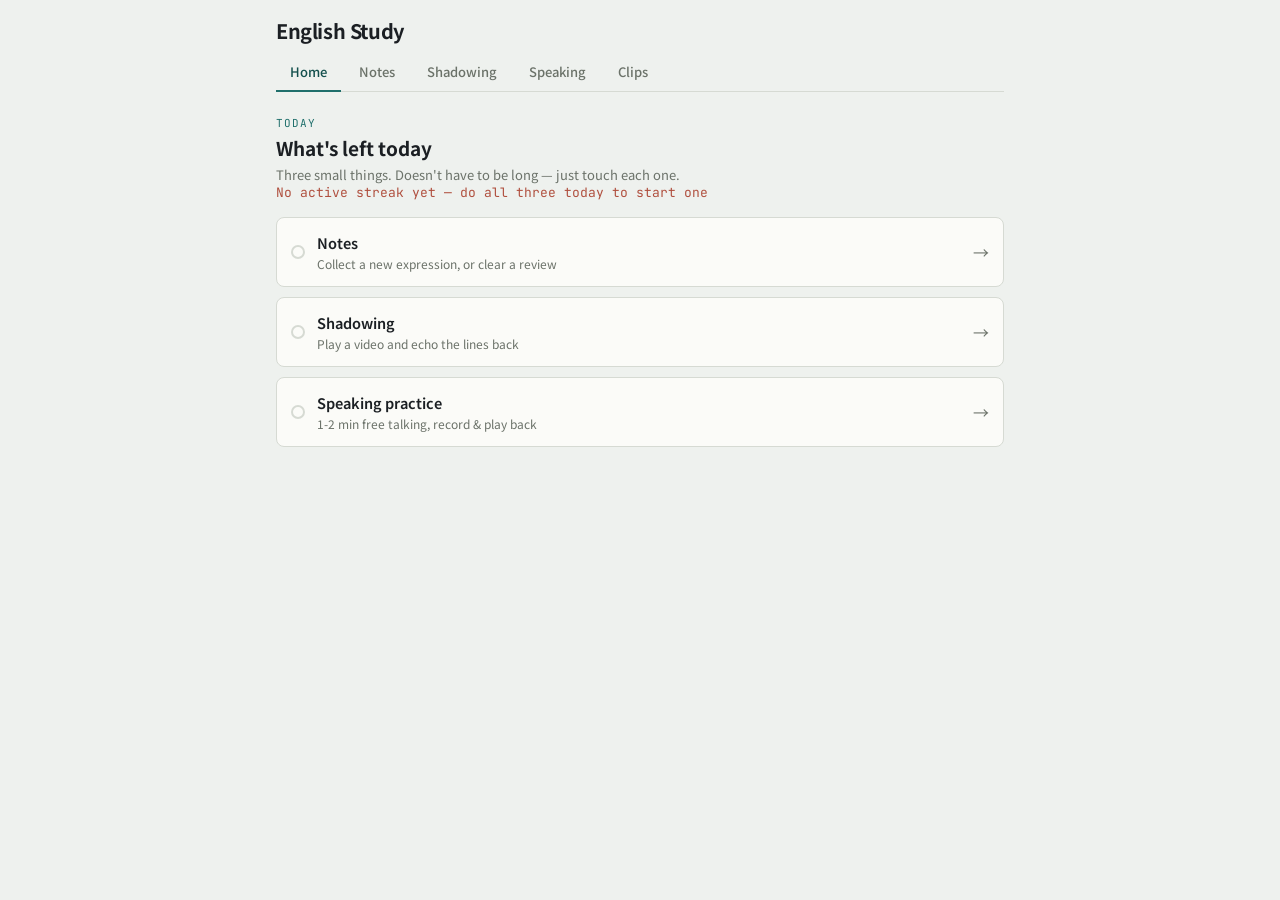
<file: index.html>
<!DOCTYPE html>
<html lang="en">
<head>
<meta charset="UTF-8" />
<meta http-equiv="Cache-Control" content="no-store, no-cache, must-revalidate" />
<meta http-equiv="Pragma" content="no-cache" />
<meta http-equiv="Expires" content="0" />

<meta name="viewport" content="width=device-width, initial-scale=1.0" />
<title>English Study — Home</title>
<script>document.write('<link rel="stylesheet" href="shared.css?t=' + Date.now() + '">');</script>
<style>
  .streak { font-family: 'JetBrains Mono', monospace; font-size: 13px; color: var(--brick); margin-bottom: 16px; }
</style>
</head>
<body>
<div class="topnav">
  <div class="topnav-inner">
    <div class="brand">English Study</div>
    <div class="tabs">
      <a href="index.html" class="active">Home</a>
      <a href="notes.html">Notes</a>
      <a href="shadowing.html">Shadowing</a>
      <a href="speaking.html">Speaking</a>
      <a href="clips.html">Clips</a>
    </div>
  </div>
</div>

<div class="wrap">
  <div class="eyebrow">Today</div>
  <h2>What's left today</h2>
  <p class="sub">Three small things. Doesn't have to be long — just touch each one.</p>
  <div id="streak" class="streak"></div>
  <div id="items"></div>
</div>

<script>document.write('<script src="shared.js?t=' + Date.now() + '"><\/script>');</script>
<script>
  const activity = getActivityToday();

  const items = [
    { key: "notes", title: "Notes", desc: "Collect a new expression, or clear a review", href: "notes.html" },
    { key: "shadowing", title: "Shadowing", desc: "Play a video and echo the lines back", href: "shadowing.html" },
    { key: "speaking", title: "Speaking practice", desc: "1-2 min free talking, record & play back", href: "speaking.html" },
  ];

  const container = document.getElementById("items");
  items.forEach((it) => {
    const done = !!activity[it.key];
    const a = document.createElement("a");
    a.href = it.href;
    a.className = "action-item" + (done ? " done" : "");
    a.innerHTML = `
      <div class="left">
        <div class="status-dot"></div>
        <div>
          <div class="title">${it.title}${done ? " · done today" : ""}</div>
          <div class="desc">${it.desc}</div>
        </div>
      </div>
      <div class="chevron">→</div>
    `;
    container.appendChild(a);
  });

  // Simple streak: consecutive days where all three were touched at least once.
  // (Stored separately so it survives even if today isn't finished yet.)
  const STREAK_KEY = "pfn-streak";
  function loadStreak() {
    try {
      return JSON.parse(localStorage.getItem(STREAK_KEY)) || { lastFullDate: null, streak: 0 };
    } catch (e) {
      return { lastFullDate: null, streak: 0 };
    }
  }
  function maybeUpdateStreak() {
    const allDoneToday = activity.notes && activity.shadowing && activity.speaking;
    if (!allDoneToday) return loadStreak();
    const s = loadStreak();
    if (s.lastFullDate === todayStr()) return s;
    let streak = 1;
    if (s.lastFullDate === addDays(todayStr(), -1)) streak = (s.streak || 0) + 1;
    const next = { lastFullDate: todayStr(), streak };
    localStorage.setItem(STREAK_KEY, JSON.stringify(next));
    return next;
  }
  const streakState = maybeUpdateStreak();
  document.getElementById("streak").textContent = streakState.streak > 0
    ? `🔥 ${streakState.streak}-day streak (all three done)`
    : "No active streak yet — do all three today to start one";
</script>
</body>
</html>
</file>
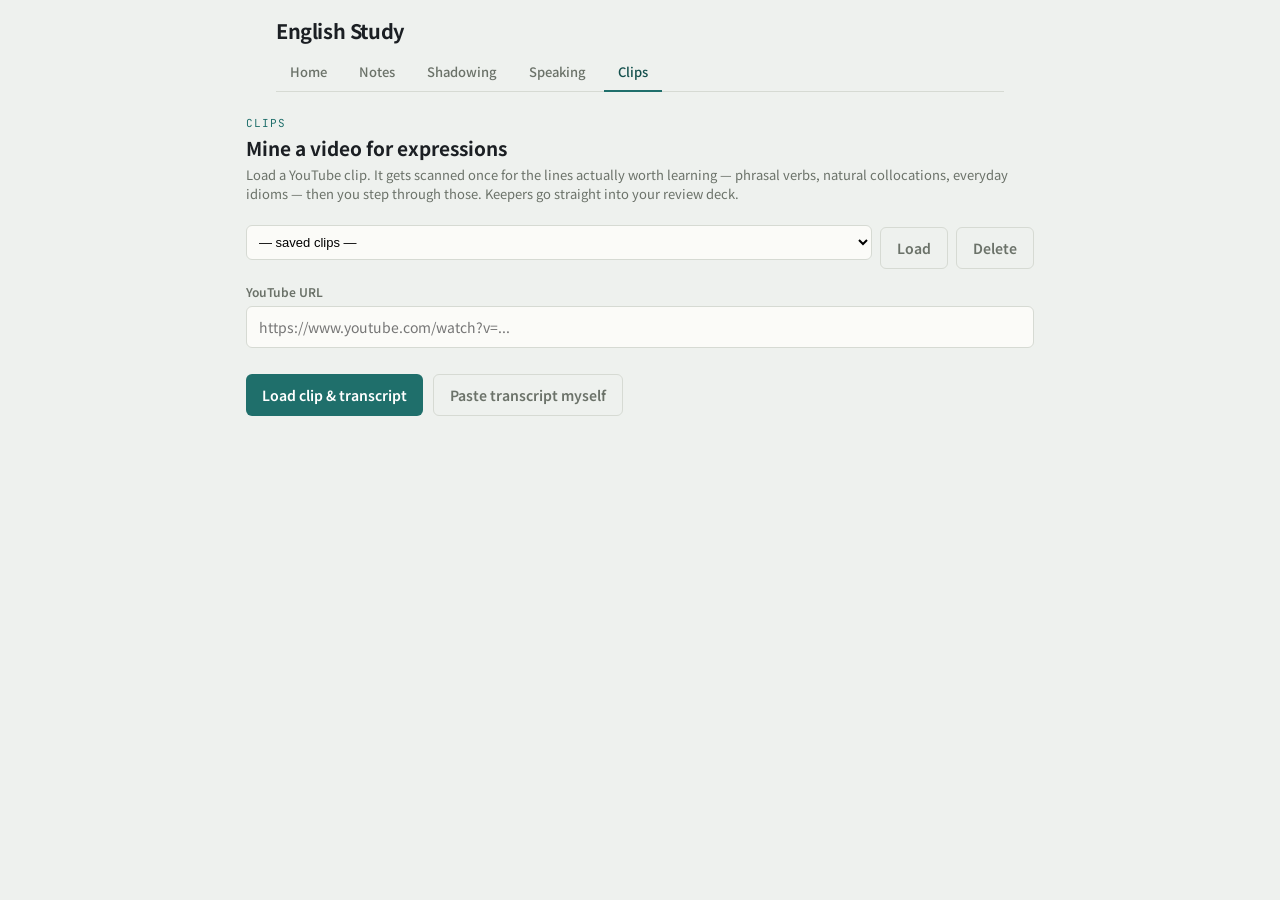
<file: clips.html>
<!DOCTYPE html>
<html lang="en">
<head>
<meta charset="UTF-8" />
<meta http-equiv="Cache-Control" content="no-store, no-cache, must-revalidate" />
<meta http-equiv="Pragma" content="no-cache" />
<meta http-equiv="Expires" content="0" />
<meta name="viewport" content="width=device-width, initial-scale=1.0" />
<title>English Study — Clips</title>
<script>document.write('<link rel="stylesheet" href="shared.css?t=' + Date.now() + '">');</script>
<style>
  .wrap { max-width: 820px; }
  .library-row { display:flex; gap:8px; align-items:center; margin-top: 12px; flex-wrap: wrap; }
  .library-row select { flex: 1 1 200px; border: 1px solid var(--line); border-radius: 6px; padding: 8px; background: var(--card); font-size: 13px; }
  #player-wrap { position: relative; width: 100%; max-width: 520px; aspect-ratio: 16/9; background: #000; border-radius: 8px; overflow: hidden; margin-top: 14px; }
  #player { width: 100%; height: 100%; }
  .line-card { background: var(--card); border: 1px solid var(--line); border-radius: 8px; padding: 18px; margin-top: 16px; }
  .ctx { font-size: 13px; color: var(--muted); line-height: 1.6; }
  .ctx.before { margin-bottom: 8px; }
  .ctx.after { margin-top: 8px; }
  .main-line { font-size: 18px; font-weight: 700; line-height: 1.5; color: var(--ink); }
  .ts { font-family: 'JetBrains Mono', monospace; font-size: 11px; color: var(--muted); }
  .expr { font-family: 'JetBrains Mono', monospace; font-size: 17px; font-weight: 700; color: var(--teal-dark); }
  .meaning { font-size: 14px; margin-top: 4px; }
  .nuance { font-size: 13px; color: var(--muted); margin-top: 6px; line-height: 1.5; }
  .youglish { display:inline-flex; gap:4px; font-size: 11.5px; color: var(--teal-dark); text-decoration: none; margin-top: 4px; }
  .examples { margin-top: 12px; display:flex; flex-direction: column; gap: 10px; }
  .example { border-left: 2px solid var(--line); padding-left: 10px; }
  .badge { display:inline-flex; align-items:center; gap:4px; font-size: 11px; font-family: 'JetBrains Mono', monospace; color: var(--teal-dark); background: rgba(31,111,107,0.08); border-radius: 4px; padding: 2px 6px; }
  .scenario { font-size: 13px; margin-top: 4px; }
  .intent-hint { font-size: 12px; color: var(--amber); margin-top: 3px; font-style: italic; }
  .target { font-size: 14px; font-weight: 600; margin-top: 3px; }
  .note { font-size: 12px; color: var(--muted); margin-top: 2px; }
  .btn-row { display:flex; gap:10px; flex-wrap: wrap; margin-top: 14px; }
  .stat-chip { font-family: 'JetBrains Mono', monospace; font-size: 12px; border: 1px solid var(--line); border-radius: 4px; padding: 3px 8px; color: var(--muted); margin-right:6px; }
</style>
</head>
<body>
<div class="topnav">
  <div class="topnav-inner">
    <div class="brand">English Study</div>
    <div class="tabs">
      <a href="index.html">Home</a>
      <a href="notes.html">Notes</a>
      <a href="shadowing.html">Shadowing</a>
      <a href="speaking.html">Speaking</a>
      <a href="clips.html" class="active">Clips</a>
    </div>
  </div>
</div>

<div class="wrap">
  <div class="eyebrow">Clips</div>
  <h2>Mine a video for expressions</h2>
  <p class="sub">Load a YouTube clip. It gets scanned once for the lines actually worth learning — phrasal verbs, natural collocations, everyday idioms — then you step through those. Keepers go straight into your review deck.</p>

  <div class="library-row">
    <select id="clipSelect"><option value="">— saved clips —</option></select>
    <button class="btn ghost" id="loadClipBtn">Load</button>
    <button class="btn ghost" id="deleteClipBtn">Delete</button>
  </div>

  <label class="field-label">YouTube URL</label>
  <input type="url" id="ytUrl" placeholder="https://www.youtube.com/watch?v=..." />
  <div class="btn-row">
    <button class="btn primary" id="fetchBtn">Load clip &amp; transcript</button>
    <button class="btn ghost" id="manualBtn">Paste transcript myself</button>
  </div>
  <div id="err" class="error-box"></div>
  <div id="status" class="sub" style="margin-top:8px"></div>

  <div id="manualBox" style="display:none; margin-top:12px;">
    <label class="field-label">Paste the transcript (one line per caption, or just paragraphs — either works)</label>
    <textarea id="manualText" style="min-height:140px" placeholder="Paste from YouTube's &quot;Show transcript&quot; panel..."></textarea>
    <div class="btn-row">
      <button class="btn primary" id="useManualBtn">Use this transcript</button>
    </div>
  </div>

  <div id="playerBox" style="display:none">
    <div id="player-wrap"><div id="player"></div></div>
  </div>

  <div id="lineBox" style="display:none">
    <div class="line-card">
      <div class="ts" id="ts"></div>
      <div class="ctx before" id="ctxBefore"></div>
      <div class="main-line" id="mainLine"></div>
      <div class="ctx after" id="ctxAfter"></div>
      <div class="btn-row">
        <button class="btn ghost" id="playHereBtn">▶ Play this moment</button>
        <button class="btn primary" id="analyzeBtn">✨ What's worth learning here?</button>
        <button class="btn ghost" id="nextLineBtn">⇢ Next expression</button>
      </div>
    </div>
  </div>

  <div id="resultBox"></div>
</div>

<script>document.write('<script src="shared.js?t=' + Date.now() + '"><\/script>');</script>
<script>
  const CLIP_LIB_KEY = "clips-library";
  const EXPR_KEY = "expressions";

  let segments = [];
  let currentIdx = -1;
  let currentVideoId = null;
  let player = null;

  const errEl = document.getElementById('err');
  const statusEl = document.getElementById('status');
  function setErr(m){ errEl.textContent = m || ""; }
  function setStatus(m){ statusEl.textContent = m || ""; }

  function extractVideoId(u) {
    const m = u.match(/(?:v=|youtu\.be\/|embed\/|shorts\/)([a-zA-Z0-9_-]{11})/);
    return m ? m[1] : null;
  }
  function fmtTime(sec) {
    const s = Math.floor(sec);
    return String(Math.floor(s/60)).padStart(2,'0') + ":" + String(s%60).padStart(2,'0');
  }

  // ---- YouTube player ----
  const tag = document.createElement('script');
  tag.src = "https://www.youtube.com/iframe_api";
  document.head.appendChild(tag);
  window.onYouTubeIframeAPIReady = function () {
    player = new YT.Player('player', { height:'100%', width:'100%' });
  };

  // ---- Clip library ----
  async function loadLib() {
    try { const r = await window.storage.get(CLIP_LIB_KEY); return JSON.parse(r.value) || []; }
    catch(e){ return []; }
  }
  async function saveLib(list) { await window.storage.set(CLIP_LIB_KEY, JSON.stringify(list)); }
  async function updateClipPicks(clipId, p) {
    if (!clipId) return;
    const list = await loadLib();
    const idx = list.findIndex(c => c.id === clipId);
    if (idx === -1) return;
    list[idx] = { ...list[idx], picks: p };
    await saveLib(list);
  }
  async function refreshClipSelect() {
    const sel = document.getElementById('clipSelect');
    const list = await loadLib();
    sel.innerHTML = '<option value="">— saved clips —</option>' +
      list.map(c => `<option value="${c.id}">${c.title}</option>`).join('');
  }
  refreshClipSelect();

  document.getElementById('loadClipBtn').onclick = async function () {
    const id = document.getElementById('clipSelect').value;
    if (!id) return;
    const list = await loadLib();
    const clip = list.find(c => c.id === id);
    if (!clip) return;
    segments = clip.segments;
    currentVideoId = clip.videoId;
    document.getElementById('ytUrl').value = "https://www.youtube.com/watch?v=" + clip.videoId;
    showPlayer(clip.videoId);
    setStatus(`Loaded "${clip.title}" — ${segments.length} lines.`);
    setErr("");
    if (clip.picks && clip.picks.length) {
      // Already mined when the clip was first added — no need to spend a call again.
      picks = clip.picks.slice().sort(() => Math.random() - 0.5);
      pickCursor = -1;
      setStatus(`Loaded "${clip.title}" — ${picks.length} lines worth learning.`);
    } else {
      await mineTranscript();
      await updateClipPicks(clip.id, picks);
    }
    showNextPick();
  };
  document.getElementById('deleteClipBtn').onclick = async function () {
    const id = document.getElementById('clipSelect').value;
    if (!id) return;
    if (!confirm("Delete this saved clip?")) return;
    await saveLib((await loadLib()).filter(c => c.id !== id));
    await refreshClipSelect();
  };

  function showPlayer(videoId) {
    document.getElementById('playerBox').style.display = 'block';
    if (player && player.cueVideoById) player.cueVideoById(videoId);
  }

  // ---- Fetch transcript via the Worker ----
  document.getElementById('fetchBtn').onclick = async function () {
    setErr(""); setStatus("");
    const vid = extractVideoId(document.getElementById('ytUrl').value.trim());
    if (!vid) { setErr("That doesn't look like a valid YouTube URL."); return; }
    setStatus("Fetching captions...");
    try {
      let data = null;
      // 1) Try YouTube's own captions (instant, free). YouTube often blocks this from
      //    datacenter IPs, so fall through to Gemini when it fails.
      try {
        const res = await fetch(`${WORKER_BASE_URL}/transcript?v=${vid}`);
        const j = await res.json();
        if (res.ok && j.segments && j.segments.length) data = j;
      } catch (e) { /* fall through */ }

      // 2) Gemini transcribes the video itself. This runs as a background job and we
      //    poll it — transcription takes minutes, well past any single-request timeout.
      if (!data) {
        setStatus("YouTube captions unavailable — asking Gemini to transcribe...");
        const startRes = await fetch(`${WORKER_BASE_URL}/transcript-ai/start?v=${vid}`);
        const startJson = await startRes.json();
        if (!startRes.ok || !startJson.jobId) {
          setErr(startJson.error || "Couldn't start transcription."); setStatus(""); return;
        }
        const began = Date.now();
        const MAX_WAIT_MS = 15 * 60 * 1000;
        while (true) {
          await new Promise(r => setTimeout(r, 5000));
          const mins = Math.floor((Date.now() - began) / 60000);
          const secs = Math.floor(((Date.now() - began) % 60000) / 1000);
          setStatus(`Gemini is transcribing the video... (${mins}m ${secs}s elapsed — long videos take a while)`);
          let pj;
          try {
            const pRes = await fetch(`${WORKER_BASE_URL}/transcript-ai/poll?id=${encodeURIComponent(startJson.jobId)}`);
            pj = await pRes.json();
            if (!pRes.ok) { setErr(pj.error || "Transcription failed."); setStatus(""); return; }
          } catch (e) {
            continue; // transient network blip — keep polling
          }
          if (pj.status === "completed") { data = pj; break; }
          if (Date.now() - began > MAX_WAIT_MS) {
            setErr("Transcription is taking unusually long — try a shorter video, or paste the transcript yourself.");
            setStatus(""); return;
          }
        }
      }
      segments = data.segments;
      currentVideoId = vid;
      showPlayer(vid);
      setStatus(`Got ${segments.length} lines${data.source === "gemini" ? " (transcribed by Gemini)" : data.autoGenerated ? " (auto-generated captions)" : ""}.`);

      await mineTranscript();

      // Save to the clip library so it can be reloaded later without re-fetching or re-mining.
      const title = prompt("Name this clip (for your saved list):", "Clip " + new Date().toLocaleDateString());
      if (title) {
        const list = await loadLib();
        list.unshift({ id: uid(), title, videoId: vid, segments, picks });
        await saveLib(list);
        await refreshClipSelect();
      }
      showNextPick();
    } catch (e) {
      setErr("Couldn't reach the transcript service: " + e.message);
      setStatus("");
    }
  };

  // ---- Manual transcript fallback (if YouTube blocks the auto-fetch) ----
  document.getElementById('manualBtn').onclick = function () {
    const b = document.getElementById('manualBox');
    b.style.display = b.style.display === 'none' ? 'block' : 'none';
  };
  document.getElementById('useManualBtn').onclick = async function () {
    const raw = document.getElementById('manualText').value.trim();
    if (!raw) { setErr("Paste some transcript text first."); return; }
    setErr("");
    // Accept either "0:12 some text" lines or plain prose; split into sentence-ish chunks.
    const lines = raw.split(/\n+/).map(l => l.trim()).filter(Boolean);
    let parsed = [];
    for (const line of lines) {
      const m = line.match(/^(\d+):(\d+)(?::(\d+))?\s+(.*)$/);
      if (m) {
        const start = m[3] ? (+m[1])*3600 + (+m[2])*60 + (+m[3]) : (+m[1])*60 + (+m[2]);
        parsed.push({ start, dur: 0, text: m[4] });
      } else {
        // Plain prose — break into sentences so lines aren't enormous.
        line.split(/(?<=[.!?])\s+/).filter(Boolean).forEach(t => parsed.push({ start: 0, dur: 0, text: t.trim() }));
      }
    }
    if (!parsed.length) { setErr("Couldn't make sense of that transcript."); return; }
    segments = parsed;
    const vid = extractVideoId(document.getElementById('ytUrl').value.trim());
    if (vid) { currentVideoId = vid; showPlayer(vid); }
    setStatus(`Using your pasted transcript — ${segments.length} lines.`);
    await mineTranscript();

    const title = prompt("Name this clip (for your saved list):", "Clip " + new Date().toLocaleDateString());
    if (title) {
      const list = await loadLib();
      list.unshift({ id: uid(), title, videoId: vid || "", segments, picks });
      await saveLib(list);
      await refreshClipSelect();
    }
    showNextPick();
  };

  // ---- Mining: scan the whole transcript ONCE and keep only the lines worth learning ----
  // Done once per clip (cached with the clip), so stepping through costs no API calls and
  // every line you see has already earned its place.
  const MINE_SYSTEM = `You scan a transcript of real spoken English and pick out the lines worth learning from, for a
specific learner.

The learner: Korean adult, upper-intermediate to advanced (B2-C1). Not a beginner — his problem isn't
vocabulary breadth, it's that he composes in Korean and translates, which makes him hesitant and overly
literal. Lives in New Zealand, nursing student, wife and a 4-year-old, CrossFit every morning, volunteers in
the ED, cooks a lot, Korean church, drip coffee, quant trading as a hobby.

WHAT TO PICK (in priority order):
1. PHRASAL VERBS used naturally in context — by far the highest priority. (get around to, put up with,
   knock it off, run by, pick up on, call it a day, talk someone into, back out of, etc.)
2. LIGHT-VERB COLLOCATIONS — make/take/have/get/do/give/put + noun (take a shot at, give it a go, make a
   fuss, have a go at it).
3. CASUAL EVERYDAY IDIOMS and natural reactions that natives throw around constantly.
4. Natural sentence frames that are clearly idiomatic, not textbook.

WHAT TO SKIP:
- Lines with nothing idiomatic — plain literal sentences a textbook would produce.
- Pure filler ("yeah", "okay so", "um"), names, numbers, single words.
- Anything so rare, dated, regional or slangy that he'd sound odd using it.
- Highly topic-specific jargon that won't transfer to his daily life.
- Near-duplicates: if several lines use the same expression, keep only the clearest one.

Favour VARIETY — don't return ten lines that are all the same kind of expression. Spread across different
phrasal verbs and different communicative functions.

You'll get a numbered transcript. Output ONLY valid JSON, no markdown fences, no commentary:
{
  "picks": [
    {"i": <the line number as given>, "expression": "the reusable expression in that line (e.g. 'get around to'), not the whole sentence", "kind": "phrasal verb | light verb | idiom | frame", "value": <1-5, how useful this is for his everyday speaking>}
  ]
}
Order picks best-first by value. Return up to 25 picks. If the transcript genuinely has very few worthwhile
lines, return fewer — never pad with weak ones.`;

  let picks = [];        // mined candidates: [{i, expression, kind, value}]
  let pickCursor = -1;

  async function mineTranscript() {
    setStatus("Scanning the transcript for expressions worth learning...");
    // Keep the payload sane for very long videos.
    const maxLines = 900;
    const slice = segments.slice(0, maxLines);
    const numbered = slice.map((s, i) => `${i}: ${s.text}`).join("\n");
    try {
      const r = await callClaudeJSON(MINE_SYSTEM, numbered);
      picks = (r.picks || []).filter(p => typeof p.i === "number" && segments[p.i]);
      if (!picks.length) {
        setStatus("");
        setErr("Couldn't find much worth learning in this clip — try a different one, or use 'Another line' to browse anyway.");
        picks = segments.map((s, i) => ({ i, expression: "", kind: "", value: 0 }))
                        .filter(p => segments[p.i].text.split(/\s+/).length >= 4);
      } else {
        setStatus(`Found ${picks.length} lines worth learning.`);
      }
      // Shuffle so repeat sessions don't always start at the same place.
      picks = picks.sort(() => Math.random() - 0.5);
      pickCursor = -1;
      return picks;
    } catch (e) {
      setErr("Couldn't scan the transcript: " + e.message);
      setStatus("");
      picks = segments.map((s, i) => ({ i, expression: "", kind: "", value: 0 }))
                      .filter(p => segments[p.i].text.split(/\s+/).length >= 4);
      pickCursor = -1;
      return picks;
    }
  }

  function showNextPick() {
    if (!picks.length) return;
    document.getElementById('resultBox').innerHTML = "";
    pickCursor = (pickCursor + 1) % picks.length;
    const p = picks[pickCursor];
    currentIdx = p.i;

    const before = segments.slice(Math.max(0,p.i-2), p.i).map(s=>s.text).join(" ");
    const after = segments.slice(p.i+1, p.i+3).map(s=>s.text).join(" ");

    const tsEl = document.getElementById('ts');
    tsEl.textContent = fmtTime(segments[p.i].start) +
      (p.expression ? `  ·  ${p.kind}: ${p.expression}` : "") +
      `   (${pickCursor+1}/${picks.length})`;
    document.getElementById('ctxBefore').textContent = before ? "… " + before : "";
    document.getElementById('mainLine').textContent = segments[p.i].text;
    document.getElementById('ctxAfter').textContent = after ? after + " …" : "";
    document.getElementById('lineBox').style.display = 'block';
  }
  document.getElementById('nextLineBtn').onclick = showNextPick;

  document.getElementById('playHereBtn').onclick = function () {
    if (!player || currentIdx < 0) return;
    player.seekTo(Math.max(0, segments[currentIdx].start - 1), true);
    player.playVideo();
  };

  // ---- Analyze the line, then let him add it to the deck ----
  const CLIP_SYSTEM = `You help a Korean learner of English mine real spoken lines from videos for expressions worth learning.

The learner: Korean adult, ~10 years in Korean finance then ~6 years at a foreign company (2 years working
entirely in English). Upper-intermediate to advanced (B2-C1). His problem isn't vocabulary breadth — it's
composing in Korean and translating, which makes him hesitant and overly literal. Now a full-time nursing
student in New Zealand, lives with his wife and 4-year-old, does CrossFit every morning, volunteers weekly
in the ED, cooks a lot, goes to a Korean church, drinks drip coffee daily, into quant/systematic trading as
a hobby, enjoys brain-survival shows.

He most wants EVERYDAY PHRASAL VERBS, LIGHT-VERB COLLOCATIONS, and CASUAL IDIOMS — the concrete, physical,
doing-things language of ordinary conversation. He already has plenty of introspective "inner monologue"
frames, so don't reach for those unless the line genuinely offers nothing else.

You'll be given a line of real dialogue plus surrounding context. Identify the ONE thing in it most worth
learning. If the line is genuinely bland (pure filler, a proper noun, nothing idiomatic), say so honestly.

Output ONLY valid JSON, no markdown fences, no commentary:
{
  "worth_learning": true or false,
  "skip_reason": "if worth_learning is false, one short sentence saying why this line isn't worth saving; otherwise empty string",
  "text": "the target expression, cleaned up into its reusable form (e.g. 'wrap your head around', not the whole sentence)",
  "meaning_en": "one-line plain-English definition",
  "register": "formal | neutral | casual",
  "nuance_note": "1-2 sentences on when/why natives reach for this over a literal phrasing. Where useful, name the flat direct-translation a Korean speaker might default to and contrast it.",
  "examples": [
    {"context_label": "one of: CrossFit | Family (wife & 4yo) | Nursing class / clinical | ED volunteering | Cooking & groceries | Korean church | Coffee routine / small talk | Investing & quant trading | Ex-corporate / expat colleagues | Weekend survival shows", "scenario_en": "a short situational set-up OR a snippet of dialogue. Do NOT include the target expression or the answer here.", "intent_hint": "short phrase naming the communicative intent to aim for, without giving away the wording", "target_en": "a natural, short line using the expression, the way a real person would actually say it out loud", "note_en": "very short tone/usage tip"},
    { ... }
  ]
}
Give 3 examples (4 if the expression is versatile), each from a DIFFERENT context above, and only contexts
where it would plausibly come up. Keep sentences SHORT — one clause, or at most one simple subordinate
clause. Sound like someone actually talking: contractions, natural rhythm, the odd filler. Vary the
emotional tone and shape across the examples.`;

  document.getElementById('analyzeBtn').onclick = async function () {
    if (currentIdx < 0) return;
    const box = document.getElementById('resultBox');
    box.innerHTML = '<p class="sub" style="margin-top:14px">Looking at that line…</p>';
    const before = segments.slice(Math.max(0,currentIdx-2), currentIdx).map(s=>s.text).join(" ");
    const after = segments.slice(currentIdx+1, currentIdx+3).map(s=>s.text).join(" ");
    const p = picks[pickCursor];
    const focus = p && p.expression
      ? `\nFocus on this expression, which was already identified as the valuable part of the line: "${p.expression}" (${p.kind}).`
      : "";
    const userText = `Context before: ${before || "(start of clip)"}\nTHE LINE: ${segments[currentIdx].text}\nContext after: ${after || "(end of clip)"}${focus}`;
    try {
      const r = await callClaudeJSON(CLIP_SYSTEM, userText);
      renderResult(r);
    } catch (e) {
      box.innerHTML = `<div class="error-box">${e.message}</div>`;
    }
  };

  function renderResult(r) {
    const box = document.getElementById('resultBox');
    if (!r.worth_learning) {
      box.innerHTML = `<div class="line-card"><p class="sub">${r.skip_reason || "Not much worth saving in that line."}</p>
        <button class="btn primary" onclick="document.getElementById('nextLineBtn').click()">⇢ Try another line</button></div>`;
      return;
    }
    const yg = `https://youglish.com/pronounce/${encodeURIComponent(r.text)}/english`;
    box.innerHTML = `
      <div class="line-card">
        <div class="expr">${r.text}</div>
        <a class="youglish" href="${yg}" target="_blank" rel="noopener noreferrer">🔊 Hear it on YouGlish</a>
        <div class="meaning">${r.meaning_en} · <span style="font-size:11px;color:var(--muted)">${r.register}</span></div>
        <div class="nuance">${r.nuance_note}</div>
        <div class="examples">
          ${r.examples.map(e => `
            <div class="example">
              <span class="badge">${e.context_label}</span>
              <div class="scenario">${e.scenario_en}</div>
              ${e.intent_hint ? `<div class="intent-hint">${e.intent_hint}</div>` : ""}
              <div class="target">${e.target_en}</div>
              <div class="note">${e.note_en}</div>
            </div>`).join("")}
        </div>
        <div class="btn-row">
          <button class="btn primary" id="addDeckBtn">✓ Add to my deck</button>
          <button class="btn ghost" onclick="document.getElementById('nextLineBtn').click()">Skip — another line</button>
        </div>
        <div id="addMsg" class="sub" style="margin-top:8px"></div>
      </div>`;
    document.getElementById('addDeckBtn').onclick = () => addToDeck(r);
  }

  async function addToDeck(r) {
    const btn = document.getElementById('addDeckBtn');
    const msg = document.getElementById('addMsg');
    btn.disabled = true; btn.textContent = "Saving...";
    try {
      let items = [];
      try { const res = await window.storage.get(EXPR_KEY); items = JSON.parse(res.value) || []; } catch(e) {}
      if (items.some(i => (i.text||"").trim().toLowerCase() === r.text.trim().toLowerCase())) {
        msg.textContent = "Already in your deck — skipped the duplicate.";
        btn.textContent = "Already saved";
        return;
      }
      const newItem = {
        id: uid(),
        text: r.text,
        meaning_en: r.meaning_en,
        register: r.register,
        nuance_note: r.nuance_note,
        examples: r.examples,
        sourceType: "clip",
        sourceNote: currentVideoId ? "From a video clip" : "",
        createdAt: todayStr(),
        srs: { interval: 1, ease: 2.5, reps: 0, consecutiveAgain: 0, leech: false, graduated: false, dueDate: addDays(todayStr(),1), lastReviewed: null },
      };
      await window.storage.set(EXPR_KEY, JSON.stringify([newItem, ...items]));
      markActivity("notes");
      msg.textContent = "Added — it'll come up in Review from tomorrow.";
      btn.textContent = "✓ Added";
    } catch (e) {
      msg.textContent = "Couldn't save: " + e.message;
      btn.disabled = false; btn.textContent = "✓ Add to my deck";
    }
  }
</script>
</body>
</html>
</file>
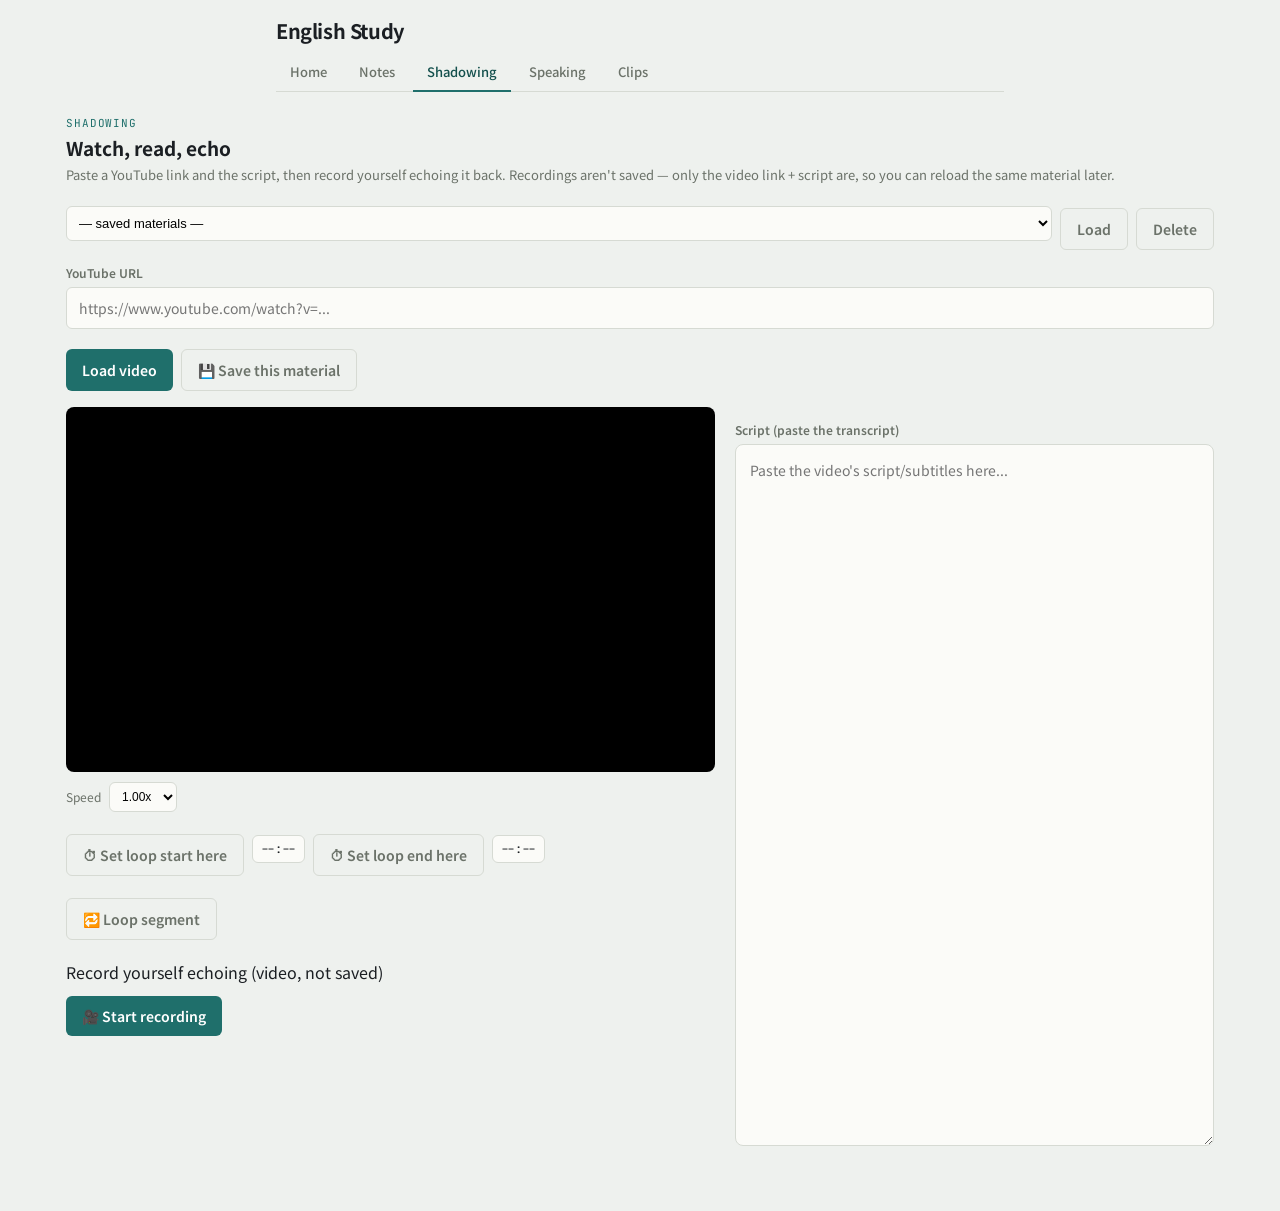
<file: shadowing.html>
<!DOCTYPE html>
<html lang="en">
<head>
<meta charset="UTF-8" />
<meta http-equiv="Cache-Control" content="no-store, no-cache, must-revalidate" />
<meta http-equiv="Pragma" content="no-cache" />
<meta http-equiv="Expires" content="0" />

<meta name="viewport" content="width=device-width, initial-scale=1.0" />
<title>English Study — Shadowing</title>
<script>document.write('<link rel="stylesheet" href="shared.css?t=' + Date.now() + '">');</script>
<style>
  .wrap { max-width: 1180px; }
  .layout { display: flex; gap: 20px; flex-wrap: wrap; margin-top: 16px; }
  .video-col { flex: 1.3 1 520px; min-width: 460px; }
  .script-col { flex: 1 1 380px; min-width: 320px; }
  #player-wrap { position: relative; width: 100%; aspect-ratio: 16/9; background: #000; border-radius: 8px; overflow: hidden; }
  #player { width: 100%; height: 100%; }
  .controls-row { display: flex; gap: 8px; align-items: center; margin-top: 10px; flex-wrap: wrap; }
  .controls-row select, .controls-row input[type=number] { border: 1px solid var(--line); border-radius: 6px; padding: 6px 8px; font-size: 12px; background: var(--card); width: auto; }
  .time-chip { font-family: 'JetBrains Mono', monospace; font-size: 12px; background: var(--card); border: 1px solid var(--line); border-radius: 6px; padding: 5px 8px; min-width: 52px; text-align: center; }
  .script-box { height: min(78vh, 780px); overflow-y: auto; white-space: pre-wrap; font-size: 14px; line-height: 1.7; background: var(--card); border: 1px solid var(--line); border-radius: 8px; padding: 14px; }
  video#recPlayback, video#recLive { width: 100%; border-radius: 8px; margin-top: 10px; background: #000; }
  .rec-dot { display:inline-block; width:9px; height:9px; border-radius:50%; background: var(--brick); margin-right:6px; animation: pulse 1s infinite; }
  @keyframes pulse { 0%,100%{opacity:1} 50%{opacity:0.3} }
  .library-row { display:flex; gap:8px; align-items:center; margin-top: 12px; flex-wrap: wrap; }
  .library-row select { flex: 1 1 200px; border: 1px solid var(--line); border-radius: 6px; padding: 8px; background: var(--card); font-size: 13px; }
</style>
</head>
<body>
<div class="topnav">
  <div class="topnav-inner">
    <div class="brand">English Study</div>
    <div class="tabs">
      <a href="index.html">Home</a>
      <a href="notes.html">Notes</a>
      <a href="shadowing.html" class="active">Shadowing</a>
      <a href="speaking.html">Speaking</a>
      <a href="clips.html">Clips</a>
    </div>
  </div>
</div>

<div class="wrap">
  <div class="eyebrow">Shadowing</div>
  <h2>Watch, read, echo</h2>
  <p class="sub">Paste a YouTube link and the script, then record yourself echoing it back. Recordings aren't saved — only the video link + script are, so you can reload the same material later.</p>

  <div class="library-row">
    <select id="materialSelect"><option value="">— saved materials —</option></select>
    <button class="btn ghost" id="loadMaterialBtn">Load</button>
    <button class="btn ghost" id="deleteMaterialBtn">Delete</button>
  </div>

  <label class="field-label">YouTube URL</label>
  <input type="url" id="ytUrl" placeholder="https://www.youtube.com/watch?v=..." />
  <div style="display:flex; gap:8px; margin-top:8px; flex-wrap:wrap;">
    <button class="btn primary" id="loadBtn">Load video</button>
    <button class="btn ghost" id="saveMaterialBtn">💾 Save this material</button>
    <button class="btn ghost" id="saveAsNewBtn" style="display:none">💾 Save as new copy instead</button>
  </div>
  <div id="ytError" class="error-box"></div>

  <div class="layout">
    <div class="video-col">
      <div id="player-wrap"><div id="player"></div></div>
      <div class="controls-row">
        <label style="font-size:12px;color:var(--muted)">Speed</label>
        <select id="speedSelect">
          <option value="0.5">0.5x</option>
          <option value="0.75">0.75x</option>
          <option value="0.8">0.80x</option>
          <option value="0.85">0.85x</option>
          <option value="0.9">0.90x</option>
          <option value="0.95">0.95x</option>
          <option value="1" selected>1.00x</option>
        </select>
      </div>
      <div class="controls-row">
        <button class="btn ghost" id="setStartBtn">⏱ Set loop start here</button>
        <span class="time-chip" id="startChip">--:--</span>
        <button class="btn ghost" id="setEndBtn">⏱ Set loop end here</button>
        <span class="time-chip" id="endChip">--:--</span>
      </div>
      <div class="controls-row">
        <button class="btn ghost" id="loopBtn">🔁 Loop segment</button>
        <button class="btn ghost" id="stopLoopBtn" style="display:none">Stop loop</button>
      </div>

      <div style="margin-top:20px;">
        <div class="field-label" style="margin-top:0">Record yourself echoing (video, not saved)</div>
        <video id="recLive" autoplay muted playsinline style="display:none"></video>
        <button class="btn primary" id="recBtn">🎥 Start recording</button>
        <button class="btn ghost" id="stopRecBtn" style="display:none">■ Stop</button>
        <span id="recStatus" style="font-size:12px;color:var(--muted); margin-left:8px;"></span>
        <div id="recError" class="error-box"></div>
        <video id="recPlayback" controls playsinline style="display:none"></video>
      </div>
    </div>
    <div class="script-col">
      <label class="field-label">Script (paste the transcript)</label>
      <textarea id="scriptBox" class="script-box" placeholder="Paste the video's script/subtitles here..."></textarea>
    </div>
  </div>
</div>

<script>document.write('<script src="shared.js?t=' + Date.now() + '"><\/script>');</script>
<script>
  // ---- Saved materials library (localStorage only, no API cost) ----
  const LIBRARY_KEY = "shadowing-library";
  let currentMaterialId = null; // set when a saved material is loaded, so Save updates it in place
  function loadLibrary() {
    try { return JSON.parse(localStorage.getItem(LIBRARY_KEY)) || []; } catch (e) { return []; }
  }
  function saveLibrary(list) { localStorage.setItem(LIBRARY_KEY, JSON.stringify(list)); }
  function refreshMaterialSelect() {
    const sel = document.getElementById('materialSelect');
    const list = loadLibrary();
    sel.innerHTML = '<option value="">— saved materials —</option>' +
      list.map(m => `<option value="${m.id}">${m.title}</option>`).join('');
    if (currentMaterialId) sel.value = currentMaterialId;
  }
  refreshMaterialSelect();
  function updateSaveButtonLabel() {
    const btn = document.getElementById('saveMaterialBtn');
    const asNewBtn = document.getElementById('saveAsNewBtn');
    if (currentMaterialId) {
      btn.textContent = "💾 Save changes to this material";
      asNewBtn.style.display = 'inline-flex';
    } else {
      btn.textContent = "💾 Save this material";
      asNewBtn.style.display = 'none';
    }
  }
  updateSaveButtonLabel();

  // If the learner types into these fields by hand (not via Load), stop treating it as
  // "editing the loaded material" — otherwise Save could overwrite the wrong entry.
  // Programmatic value changes (from Load) don't fire 'input', so this is safe.
  document.getElementById('ytUrl').addEventListener('input', () => { currentMaterialId = null; updateSaveButtonLabel(); });
  document.getElementById('scriptBox').addEventListener('input', () => { currentMaterialId = null; updateSaveButtonLabel(); });

  function saveAsNewMaterial() {
    const url = document.getElementById('ytUrl').value.trim();
    const script = document.getElementById('scriptBox').value.trim();
    if (!url && !script) { setYtError("Nothing to save yet — add a URL or script first."); return; }
    const defaultTitle = url.slice(0, 40) || script.slice(0, 40) || "Untitled";
    const title = prompt("Name this material:", defaultTitle);
    if (!title) return;
    const list = loadLibrary();
    const newItem = { id: uid(), title, url, script };
    list.unshift(newItem);
    saveLibrary(list);
    currentMaterialId = newItem.id;
    refreshMaterialSelect();
    updateSaveButtonLabel();
    setYtError("");
  }

  document.getElementById('saveMaterialBtn').onclick = function () {
    const url = document.getElementById('ytUrl').value.trim();
    const script = document.getElementById('scriptBox').value.trim();
    if (!url && !script) { setYtError("Nothing to save yet — add a URL or script first."); return; }
    if (currentMaterialId) {
      // Update the currently loaded material in place — no prompt, keeps the same title.
      const list = loadLibrary();
      const idx = list.findIndex(m => m.id === currentMaterialId);
      if (idx === -1) { saveAsNewMaterial(); return; }
      list[idx] = { ...list[idx], url, script };
      saveLibrary(list);
      refreshMaterialSelect();
      setYtError("");
      return;
    }
    saveAsNewMaterial();
  };
  document.getElementById('saveAsNewBtn').onclick = function () {
    currentMaterialId = null;
    saveAsNewMaterial();
  };
  document.getElementById('loadMaterialBtn').onclick = function () {
    const id = document.getElementById('materialSelect').value;
    if (!id) return;
    const item = loadLibrary().find(m => m.id === id);
    if (!item) return;
    document.getElementById('ytUrl').value = item.url;
    document.getElementById('scriptBox').value = item.script;
    currentMaterialId = item.id;
    updateSaveButtonLabel();
    document.getElementById('loadBtn').click();
  };
  document.getElementById('deleteMaterialBtn').onclick = function () {
    const id = document.getElementById('materialSelect').value;
    if (!id) return;
    if (!confirm("Delete this saved material?")) return;
    saveLibrary(loadLibrary().filter(m => m.id !== id));
    if (currentMaterialId === id) { currentMaterialId = null; updateSaveButtonLabel(); }
    refreshMaterialSelect();
  };

  // ---- YouTube IFrame API ----
  let player;
  let loopInterval = null;
  let loopStartSec = null, loopEndSec = null;
  function extractVideoId(url) {
    const m = url.match(/(?:v=|youtu\.be\/|embed\/)([a-zA-Z0-9_-]{11})/);
    return m ? m[1] : null;
  }
  function formatMMSS(totalSeconds) {
    const s = Math.floor(totalSeconds);
    const m = Math.floor(s / 60).toString().padStart(2, '0');
    const sec = (s % 60).toString().padStart(2, '0');
    return `${m}:${sec}`;
  }
  const tag = document.createElement('script');
  tag.src = "https://www.youtube.com/iframe_api";
  document.head.appendChild(tag);
  window.onYouTubeIframeAPIReady = function () {
    player = new YT.Player('player', {
      height: '100%', width: '100%',
      events: { onError: () => setYtError("Couldn't load that video — check the URL or try another.") }
    });
  };
  function setYtError(msg) { document.getElementById('ytError').textContent = msg; }

  document.getElementById('loadBtn').onclick = function () {
    setYtError("");
    const url = document.getElementById('ytUrl').value.trim();
    const id = extractVideoId(url);
    if (!id) { setYtError("That doesn't look like a valid YouTube URL."); return; }
    if (!player || !player.loadVideoById) { setYtError("Player isn't ready yet — try again in a second."); return; }
    player.loadVideoById(id);
    markActivity("shadowing");
  };

  document.getElementById('speedSelect').onchange = function (e) {
    if (player && player.setPlaybackRate) player.setPlaybackRate(parseFloat(e.target.value));
  };

  document.getElementById('setStartBtn').onclick = function () {
    if (!player || !player.getCurrentTime) return;
    loopStartSec = player.getCurrentTime();
    document.getElementById('startChip').textContent = formatMMSS(loopStartSec);
  };
  document.getElementById('setEndBtn').onclick = function () {
    if (!player || !player.getCurrentTime) return;
    loopEndSec = player.getCurrentTime();
    document.getElementById('endChip').textContent = formatMMSS(loopEndSec);
  };

  document.getElementById('loopBtn').onclick = function () {
    if (loopStartSec === null || loopEndSec === null || loopEndSec <= loopStartSec) {
      setYtError("Play to a start point and click 'Set loop start', then do the same for the end.");
      return;
    }
    setYtError("");
    if (!player || !player.seekTo) return;
    player.seekTo(loopStartSec, true);
    player.playVideo();
    if (loopInterval) clearInterval(loopInterval);
    loopInterval = setInterval(() => {
      if (player.getCurrentTime && player.getCurrentTime() >= loopEndSec) player.seekTo(loopStartSec, true);
    }, 300);
    document.getElementById('loopBtn').style.display = 'none';
    document.getElementById('stopLoopBtn').style.display = 'inline-flex';
  };
  document.getElementById('stopLoopBtn').onclick = function () {
    if (loopInterval) clearInterval(loopInterval);
    loopInterval = null;
    document.getElementById('loopBtn').style.display = 'inline-flex';
    document.getElementById('stopLoopBtn').style.display = 'none';
  };

  // ---- Recording (video, in-memory only, never saved) ----
  let mediaRecorder, chunks = [], stream;
  const recBtn = document.getElementById('recBtn');
  const stopRecBtn = document.getElementById('stopRecBtn');
  const recStatus = document.getElementById('recStatus');
  const recError = document.getElementById('recError');
  const recLive = document.getElementById('recLive');
  const recPlayback = document.getElementById('recPlayback');
  recPlayback.addEventListener('error', () => {
    const code = recPlayback.error && recPlayback.error.code;
    const reason = { 1: "loading was aborted", 2: "a network error", 3: "the video couldn't be decoded (format issue)", 4: "this format isn't supported by this browser" }[code] || "an unknown issue";
    recError.textContent = `This browser couldn't play the recording back here (${reason}) — try the download link below to open it in another app.`;
  });

  recBtn.onclick = async function () {
    recError.textContent = "";
    try {
      stream = await navigator.mediaDevices.getUserMedia({ audio: true, video: true });
      recLive.srcObject = stream;
      recLive.style.display = 'block';
      recPlayback.style.display = 'none';
      chunks = [];
      const mimeType = pickMediaMimeType("video");
      mediaRecorder = mimeType ? new MediaRecorder(stream, { mimeType }) : new MediaRecorder(stream);
      mediaRecorder.ondataavailable = (e) => { if (e.data.size > 0) chunks.push(e.data); };
      mediaRecorder.onstop = () => {
        const blob = new Blob(chunks, { type: mimeType || 'video/webm' });
        const blobUrl = URL.createObjectURL(blob);
        recPlayback.src = blobUrl;
        recPlayback.load();
        recPlayback.style.display = 'block';
        recLive.style.display = 'none';
        stream.getTracks().forEach(t => t.stop());
        markActivity("shadowing");
      };
      mediaRecorder.start(1000); // periodic chunks — helps avoid the video track freezing partway through on some browsers
      recBtn.style.display = 'none';
      stopRecBtn.style.display = 'inline-flex';
      recStatus.innerHTML = '<span class="rec-dot"></span>Recording...';
    } catch (e) {
      recError.textContent = "Couldn't access the camera/mic — check your browser's site permissions.";
    }
  };
  stopRecBtn.onclick = function () {
    if (mediaRecorder && mediaRecorder.state !== 'inactive') mediaRecorder.stop();
    recBtn.style.display = 'inline-flex';
    stopRecBtn.style.display = 'none';
    recStatus.textContent = "";
  };
</script>
</body>
</html>
</file>
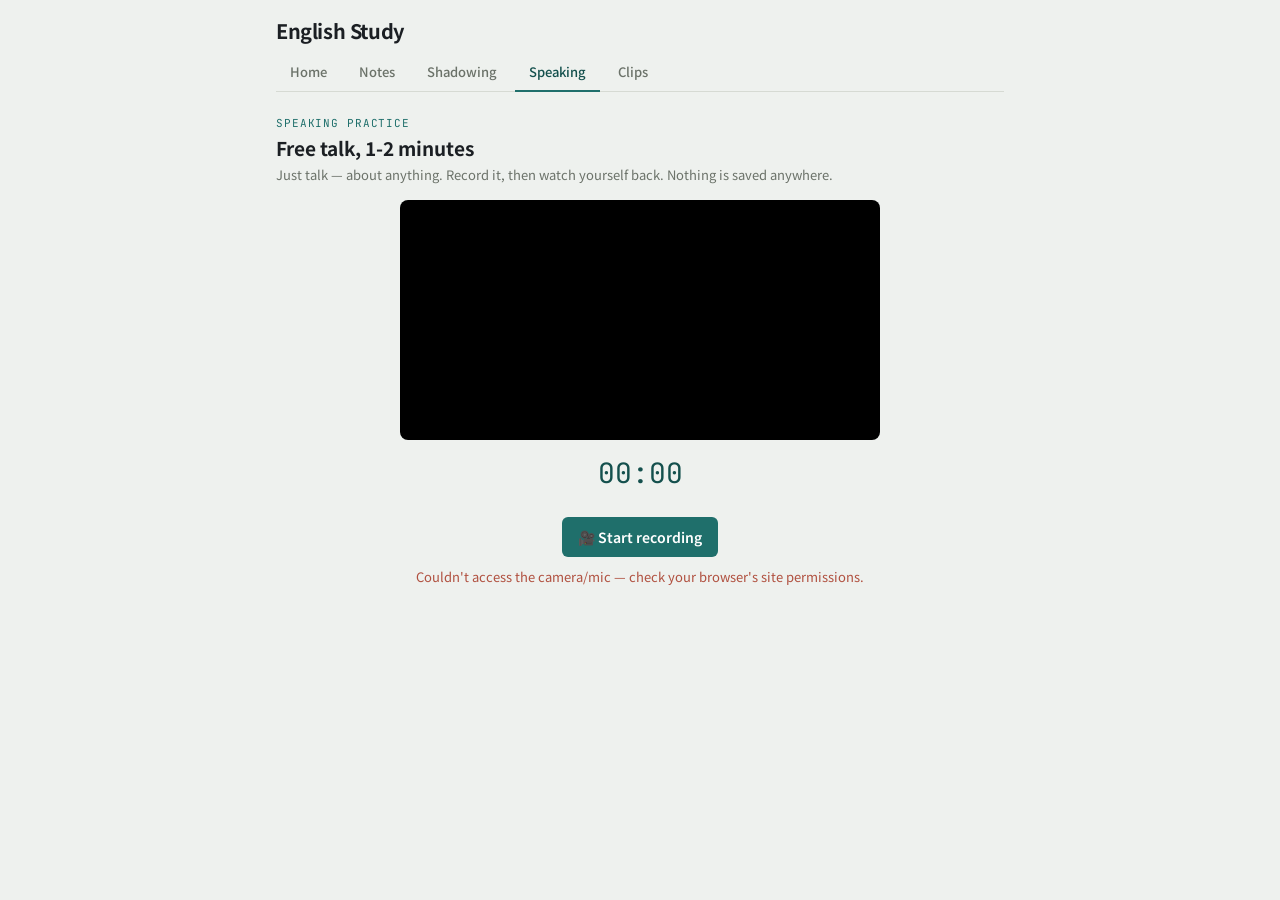
<file: speaking.html>
<!DOCTYPE html>
<html lang="en">
<head>
<meta charset="UTF-8" />
<meta http-equiv="Cache-Control" content="no-store, no-cache, must-revalidate" />
<meta http-equiv="Pragma" content="no-cache" />
<meta http-equiv="Expires" content="0" />

<meta name="viewport" content="width=device-width, initial-scale=1.0" />
<title>English Study — Speaking Practice</title>
<script>document.write('<link rel="stylesheet" href="shared.css?t=' + Date.now() + '">');</script>
<style>
  video { width: 100%; max-width: 480px; border-radius: 8px; background: #000; display: block; margin: 16px auto 0; }
  .timer { font-family: 'JetBrains Mono', monospace; font-size: 28px; text-align: center; margin-top: 14px; color: var(--teal-dark); }
  .controls { text-align: center; margin-top: 14px; }
  .rec-dot { display:inline-block; width:9px; height:9px; border-radius:50%; background: var(--brick); margin-right:6px; animation: pulse 1s infinite; }
  @keyframes pulse { 0%,100%{opacity:1} 50%{opacity:0.3} }
</style>
</head>
<body>
<div class="topnav">
  <div class="topnav-inner">
    <div class="brand">English Study</div>
    <div class="tabs">
      <a href="index.html">Home</a>
      <a href="notes.html">Notes</a>
      <a href="shadowing.html">Shadowing</a>
      <a href="speaking.html" class="active">Speaking</a>
      <a href="clips.html">Clips</a>
    </div>
  </div>
</div>

<div class="wrap">
  <div class="eyebrow">Speaking Practice</div>
  <h2>Free talk, 1-2 minutes</h2>
  <p class="sub">Just talk — about anything. Record it, then watch yourself back. Nothing is saved anywhere.</p>

  <video id="live" autoplay muted playsinline></video>
  <div class="timer" id="timer">00:00</div>
  <div class="controls">
    <button class="btn primary" id="startBtn">🎥 Start recording</button>
    <button class="btn ghost" id="stopBtn" style="display:none">■ Stop</button>
    <button class="btn ghost" id="againBtn" style="display:none">↻ Record again</button>
  </div>
  <div id="error" class="error-box" style="text-align:center"></div>
  <video id="playback" controls playsinline style="display:none"></video>
</div>

<script>document.write('<script src="shared.js?t=' + Date.now() + '"><\/script>');</script>
<script>
  const live = document.getElementById('live');
  const playback = document.getElementById('playback');
  const startBtn = document.getElementById('startBtn');
  const stopBtn = document.getElementById('stopBtn');
  const againBtn = document.getElementById('againBtn');
  const timerEl = document.getElementById('timer');
  const errorEl = document.getElementById('error');

  let stream, mediaRecorder, chunks = [];
  let timerInterval, seconds = 0;

  function formatTime(s) {
    const m = Math.floor(s / 60).toString().padStart(2, '0');
    const sec = (s % 60).toString().padStart(2, '0');
    return `${m}:${sec}`;
  }

  async function initCamera() {
    try {
      stream = await navigator.mediaDevices.getUserMedia({ video: true, audio: true });
      live.srcObject = stream;
    } catch (e) {
      errorEl.textContent = "Couldn't access the camera/mic — check your browser's site permissions.";
    }
  }
  initCamera();

  playback.addEventListener('error', () => {
    const code = playback.error && playback.error.code;
    const reason = { 1: "loading was aborted", 2: "a network error", 3: "the video couldn't be decoded (format issue)", 4: "this format isn't supported by this browser" }[code] || "an unknown issue";
    errorEl.textContent = `This browser couldn't play the recording back here (${reason}) — try the download link below to open it in another app.`;
  });

  startBtn.onclick = async function () {
    errorEl.textContent = "";
    // Grab a brand-new stream right at record time (a long-held preview stream seems to
    // produce broken files in Safari) — same approach as the Shadowing tab, which works.
    if (stream) stream.getTracks().forEach(t => t.stop());
    try {
      stream = await navigator.mediaDevices.getUserMedia({ video: true, audio: true });
    } catch (e) {
      errorEl.textContent = "Couldn't access the camera/mic — check your browser's site permissions.";
      return;
    }
    live.srcObject = stream;
    live.style.display = 'block';
    chunks = [];
    const mimeType = pickMediaMimeType("video");
    mediaRecorder = mimeType ? new MediaRecorder(stream, { mimeType }) : new MediaRecorder(stream);
    mediaRecorder.ondataavailable = (e) => { if (e.data.size > 0) chunks.push(e.data); };
    mediaRecorder.onstop = () => {
      const blob = new Blob(chunks, { type: mimeType || "video/webm" });
      const blobUrl = URL.createObjectURL(blob);
      playback.src = blobUrl;
      playback.load();
      playback.style.display = 'block';
      live.style.display = 'none';
      markActivity("speaking");
    };
    mediaRecorder.start(1000); // periodic chunks — helps avoid the video track freezing partway through on some browsers
    seconds = 0;
    timerEl.textContent = formatTime(0);
    timerInterval = setInterval(() => { seconds++; timerEl.textContent = formatTime(seconds); }, 1000);
    startBtn.style.display = 'none';
    stopBtn.style.display = 'inline-flex';
    playback.style.display = 'none';
    live.style.display = 'block';
  };

  stopBtn.onclick = function () {
    if (mediaRecorder && mediaRecorder.state !== 'inactive') mediaRecorder.stop();
    clearInterval(timerInterval);
    stopBtn.style.display = 'none';
    againBtn.style.display = 'inline-flex';
  };

  againBtn.onclick = function () {
    playback.style.display = 'none';
    live.style.display = 'block';
    timerEl.textContent = "00:00";
    againBtn.style.display = 'none';
    startBtn.style.display = 'inline-flex';
    errorEl.textContent = "";
  };
</script>
</body>
</html>
</file>
<file: shared.css>
@import url('https://fonts.googleapis.com/css2?family=Noto+Sans+KR:wght@400;500;700&family=JetBrains+Mono:wght@400;500;700&display=swap');

:root {
  --ink: #1B1F23;
  --paper: #EEF1EE;
  --card: #FBFBF8;
  --teal: #1F6F6B;
  --teal-dark: #14504D;
  --amber: #C98A2B;
  --brick: #B0503F;
  --line: #D6DAD3;
  --muted: #6B7269;
}

* { box-sizing: border-box; }

html, body {
  margin: 0;
  padding: 0;
  background: var(--paper);
  color: var(--ink);
  font-family: 'Noto Sans KR', sans-serif;
  min-height: 100%;
}

.wrap { max-width: 760px; margin: 0 auto; padding: 20px 16px 60px; }

.topnav { position: sticky; top: 0; background: var(--paper); z-index: 10; padding-top: 4px; padding-bottom: 4px; }
.topnav-inner { max-width: 760px; margin: 0 auto; padding: 0 16px; }
.brand { font-size: 20px; font-weight: 700; letter-spacing: -0.02em; padding: 12px 0 8px; }
.tabs { display: flex; gap: 4px; border-bottom: 1px solid var(--line); }
.tabs a { display: flex; align-items: center; gap: 6px; padding: 9px 14px; font-size: 13px; font-weight: 500; color: var(--muted); text-decoration: none; border-bottom: 2px solid transparent; margin-bottom: -1px; }
.tabs a.active { color: var(--teal-dark); border-bottom-color: var(--teal); }

.card { background: var(--card); border: 1px solid var(--line); border-radius: 8px; padding: 16px; }
.eyebrow { font-family: 'JetBrains Mono', monospace; font-size: 11px; letter-spacing: 0.08em; color: var(--teal); text-transform: uppercase; }
h2 { font-size: 19px; margin: 4px 0 4px; font-weight: 700; }
.sub { font-size: 13px; color: var(--muted); margin: 0; }
label.field-label { display: block; font-size: 12px; font-weight: 600; color: var(--muted); margin: 14px 0 6px; }
input[type=text], input[type=url], textarea {
  width: 100%; border: 1px solid var(--line); border-radius: 6px; padding: 10px 12px;
  font-size: 14px; font-family: inherit; background: var(--card); color: var(--ink);
}
textarea { min-height: 84px; resize: vertical; }
input:focus, textarea:focus { outline: 2px solid var(--teal); outline-offset: 1px; }

button { font-family: inherit; cursor: pointer; }
.btn { display: inline-flex; align-items: center; gap: 8px; border: none; border-radius: 6px; padding: 10px 16px; font-size: 14px; font-weight: 600; margin-top: 12px; }
.btn.primary { background: var(--teal); color: #fff; }
.btn.primary:hover { background: var(--teal-dark); }
.btn.ghost { background: transparent; border: 1px solid var(--line); color: var(--muted); }
.btn.ghost:hover { border-color: var(--brick); color: var(--brick); }
.btn:disabled { opacity: 0.55; cursor: not-allowed; }

.error-box { margin-top: 10px; font-size: 13px; color: var(--brick); }
.empty { border: 1px dashed var(--line); border-radius: 8px; padding: 24px; text-align: center; color: var(--muted); font-size: 13px; margin-top: 12px; }

.action-item { display: flex; align-items: center; justify-content: space-between; padding: 14px; border: 1px solid var(--line); border-radius: 8px; background: var(--card); margin-bottom: 10px; text-decoration: none; color: var(--ink); }
.action-item .left { display: flex; align-items: center; gap: 12px; }
.action-item .status-dot { width: 14px; height: 14px; border-radius: 50%; border: 2px solid var(--line); flex-shrink: 0; }
.action-item.done .status-dot { background: var(--teal); border-color: var(--teal); }
.action-item .title { font-weight: 600; font-size: 14.5px; }
.action-item .desc { font-size: 12px; color: var(--muted); margin-top: 2px; }
.action-item .chevron { color: var(--muted); }

.spin { animation: spin 1s linear infinite; }
@keyframes spin { to { transform: rotate(360deg); } }
</file>
